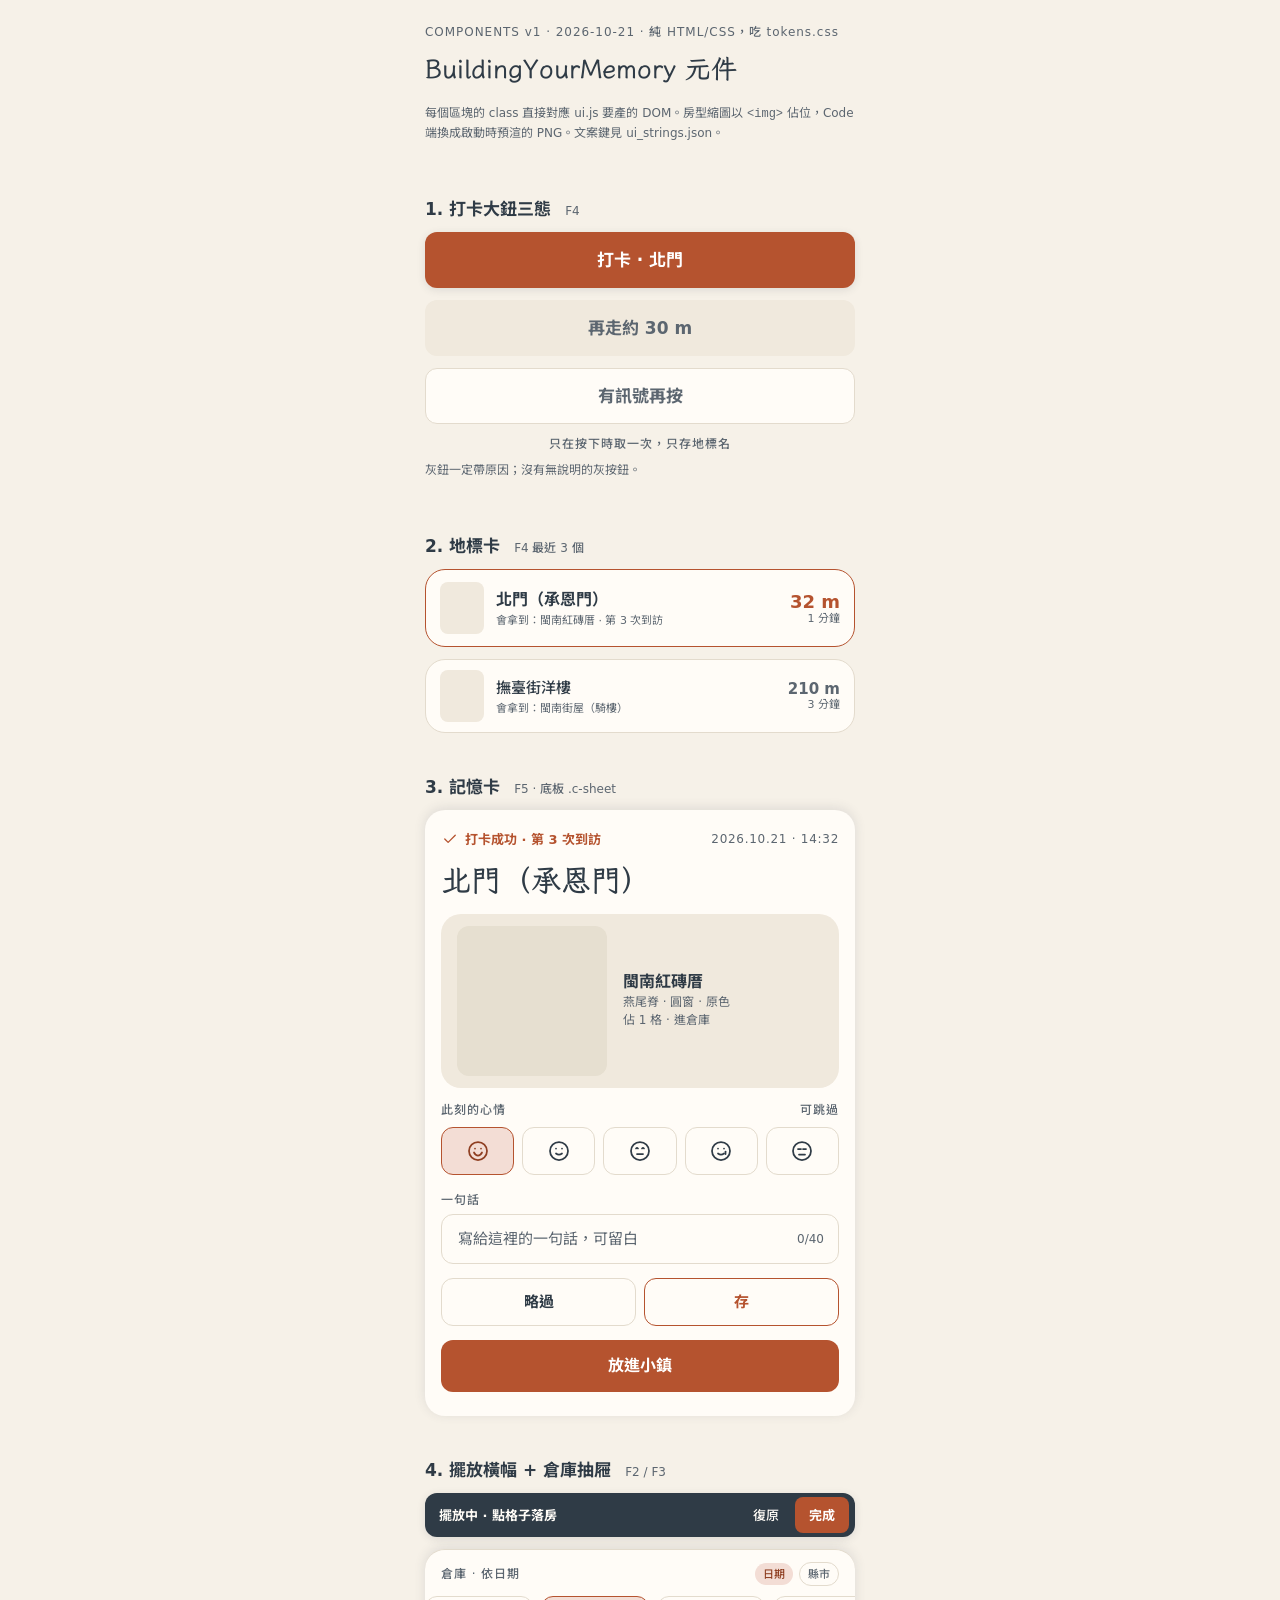
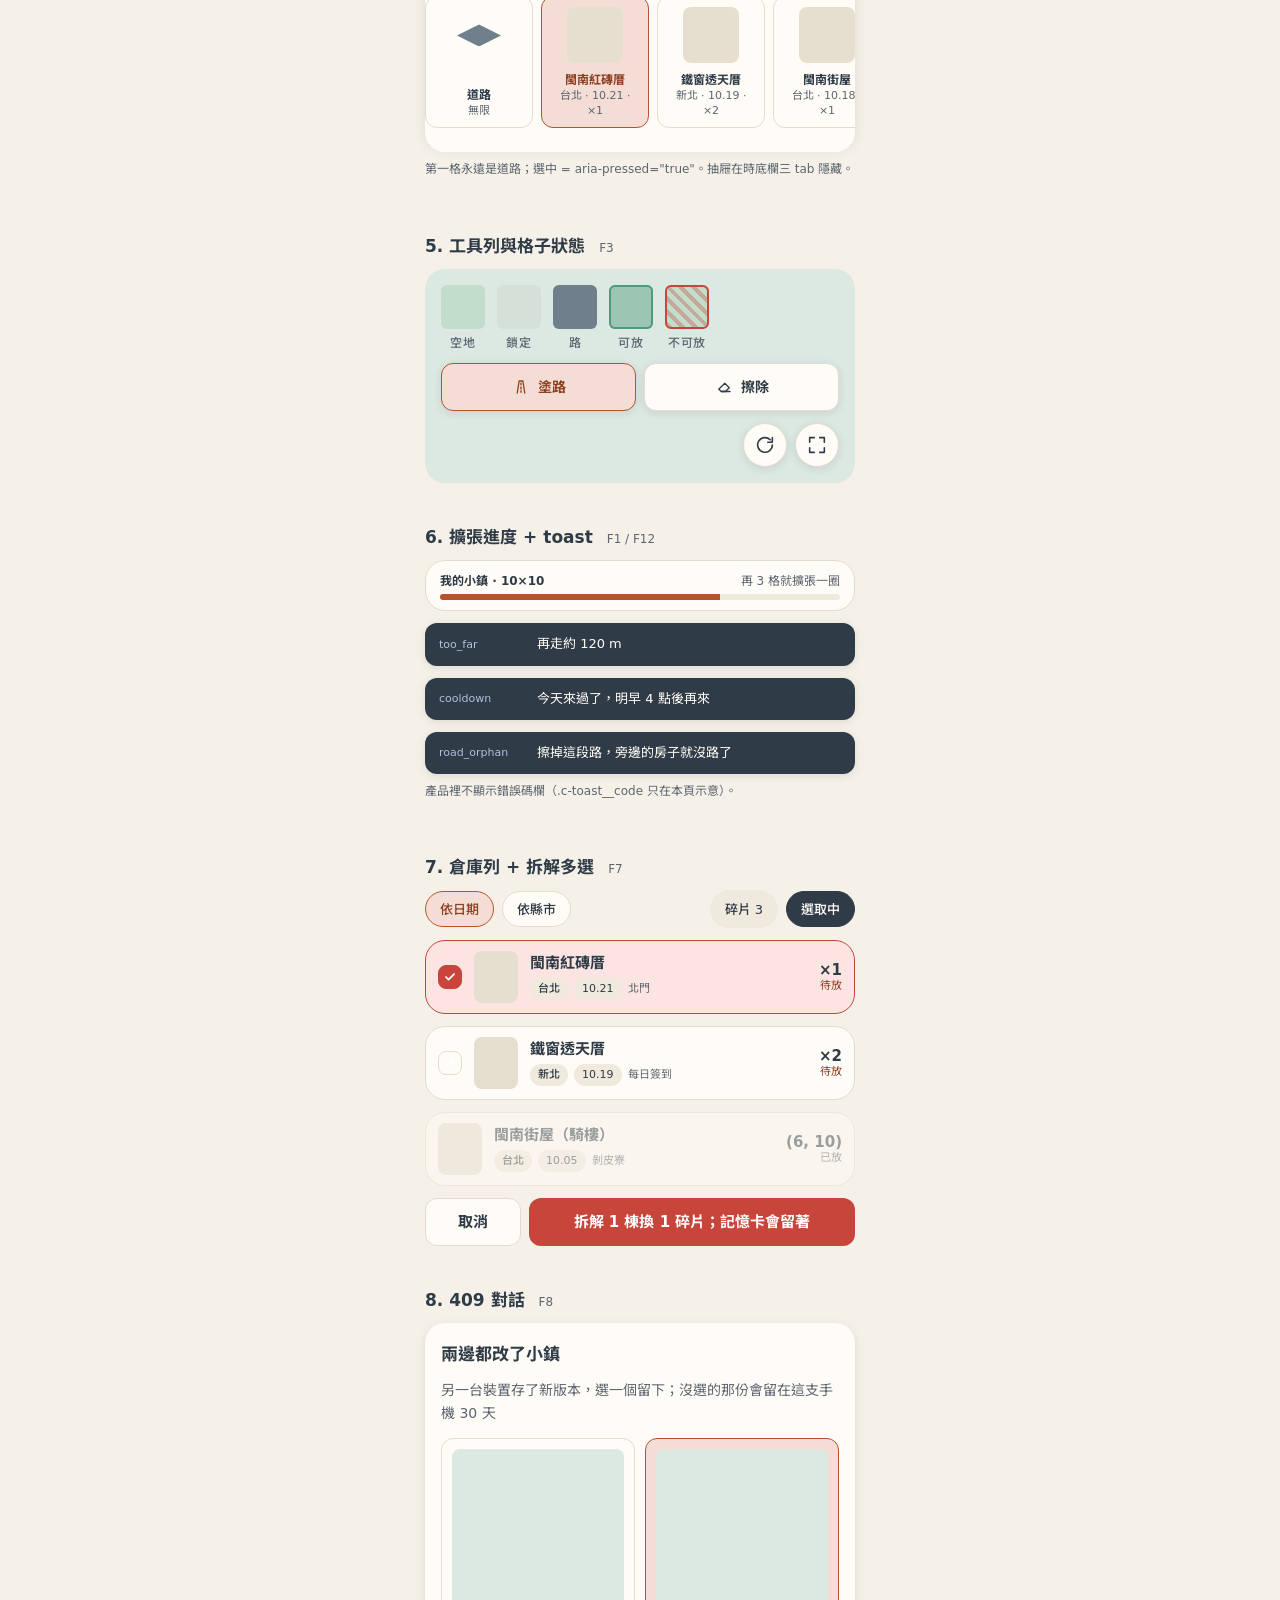
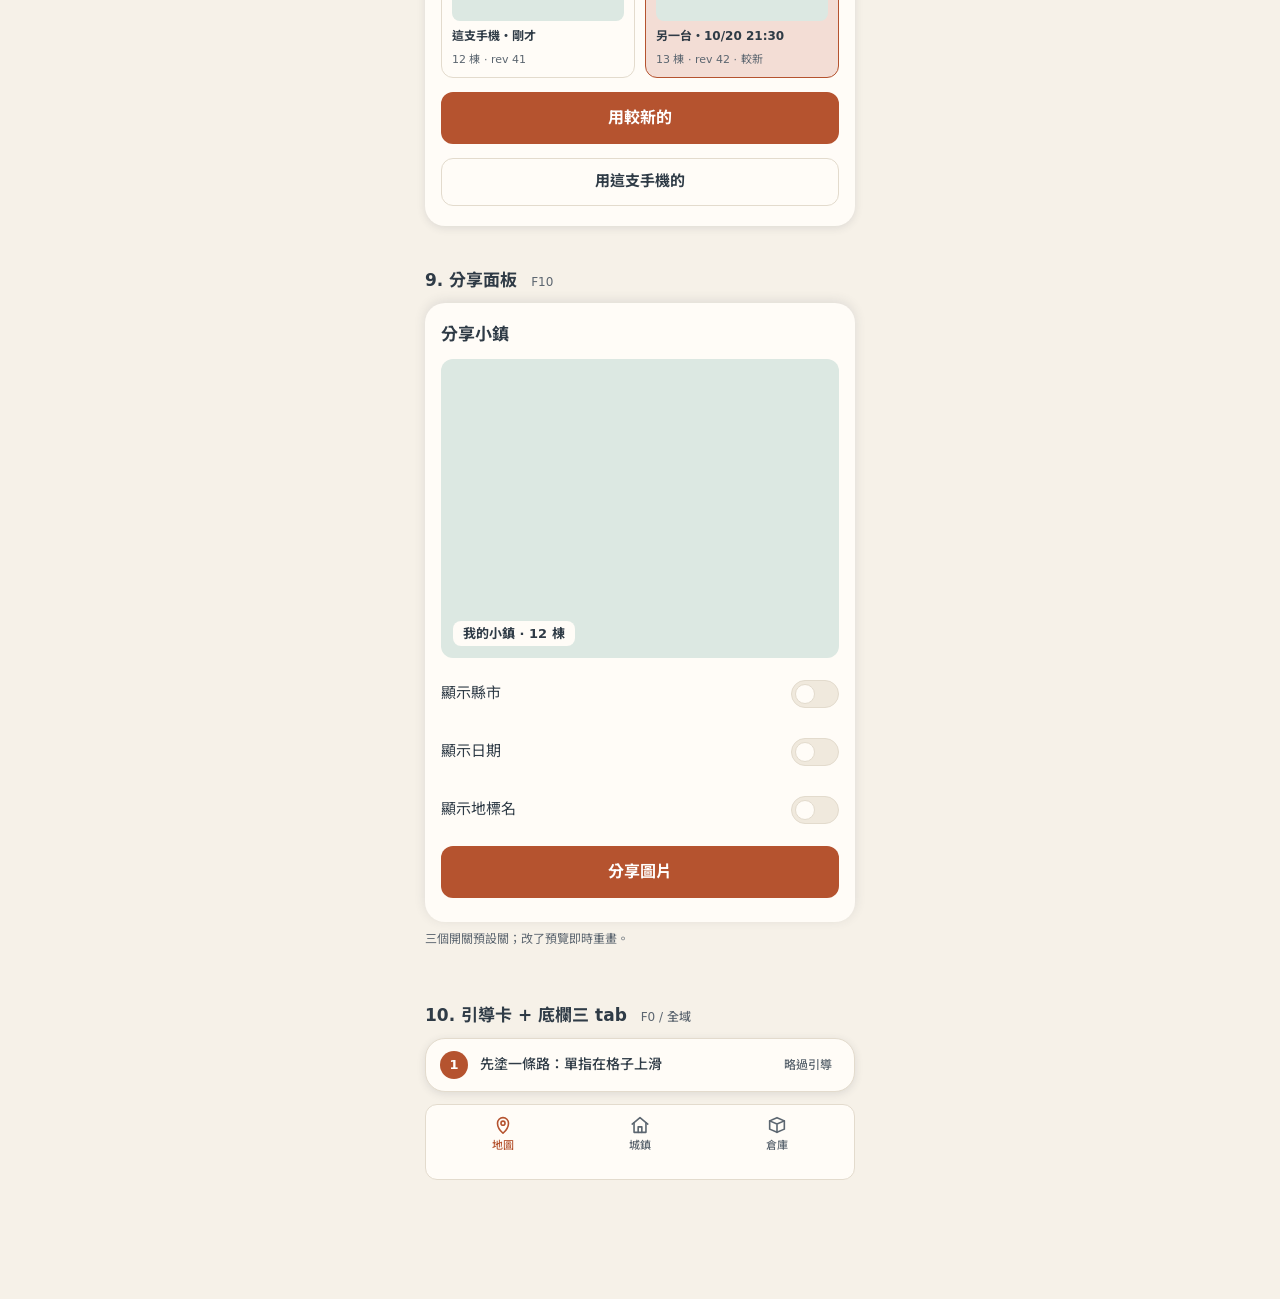
<file: design/components.html>
<!doctype html>
<html lang="zh-Hant-TW">
<head>
<meta charset="utf-8">
<meta name="viewport" content="width=device-width, initial-scale=1, viewport-fit=cover">
<title>BuildingYourMemory · components v1</title>
<link rel="stylesheet" href="https://fonts.googleapis.com/css2?family=LXGW+WenKai+TC:wght@400;700&family=Noto+Sans+TC:wght@400;500;700&display=swap">
<link rel="stylesheet" href="./tokens.css">
<style>
/* ===== 本檔只放元件 class；顏色與尺寸一律取 tokens.css 變數。Code 直接複製 .c-* 區塊即可。===== */

/* 展示用外框（不屬於產品） */
.demo { max-width: 430px; margin: 0 auto; padding: var(--space-6) var(--page-x) 120px; display: flex; flex-direction: column; gap: 40px; }
.demo h2 { margin: 0 0 var(--space-3); font-size: var(--fs-title); }
.demo h2 small { font-weight: 500; font-size: var(--fs-label); color: var(--ink-2); margin-left: 8px; }
.demo-note { font-size: var(--fs-label); color: var(--ink-2); line-height: 1.6; margin-top: var(--space-2); }
.demo-scene { background: #DCE8E2; border-radius: var(--radius-lg); padding: var(--space-4); position: relative; }
.stack { display: flex; flex-direction: column; gap: var(--space-3); }
.row { display: flex; gap: var(--space-2); align-items: center; flex-wrap: wrap; }

/* ---------- 按鈕 ---------- */
.c-btn { display: inline-flex; align-items: center; justify-content: center; gap: 8px; width: 100%; height: var(--btn-h); padding: 0 16px; border: 0; border-radius: var(--radius); font: 700 16px/1 var(--font); cursor: pointer; text-decoration: none; }
.c-btn--primary { background: var(--accent); color: var(--accent-ink); }
.c-btn--primary:active { background: var(--accent-press); }
.c-btn--primary:disabled { background: var(--surface-2); color: var(--ink-2); cursor: default; }
.c-btn--secondary { height: var(--btn-h-sm); background: var(--surface); color: var(--accent); border: 1.5px solid var(--accent); font-size: 15px; }
.c-btn--ghost { height: var(--btn-h-sm); background: var(--surface); color: var(--ink); border: 1px solid var(--line); font-size: 15px; }
.c-btn--danger { background: var(--danger); color: #fff; }
.c-btn--danger:disabled { background: var(--surface-2); color: var(--ink-2); }
.c-btn--outline-muted { background: var(--surface); color: var(--ink-2); border: 1px solid var(--line); }
.c-btn--big { height: 56px; font-size: 17px; }
.c-btn--float { box-shadow: var(--shadow); }
.c-iconbtn { width: var(--touch-min); height: var(--touch-min); display: inline-flex; align-items: center; justify-content: center; border-radius: var(--radius-pill); border: 1px solid var(--line); background: var(--surface); color: var(--ink); cursor: pointer; }
.c-iconbtn--float { box-shadow: var(--shadow); }
.c-icon { width: 22px; height: 22px; fill: none; stroke: currentColor; stroke-width: 1.75; stroke-linecap: round; stroke-linejoin: round; }
.c-icon--s { width: 18px; height: 18px; }

/* ---------- chips ---------- */
.c-chip { display: inline-flex; align-items: center; height: 36px; padding: 0 14px; border-radius: var(--radius-pill); border: 1px solid var(--line); background: var(--surface); color: var(--ink); font: 500 13px/1 var(--font); cursor: pointer; }
.c-chip[aria-pressed="true"] { background: var(--accent-tint); border: 1.5px solid var(--accent); color: var(--accent-press); }
.c-tag { display: inline-flex; align-items: center; height: 22px; padding: 0 8px; border-radius: var(--radius-pill); background: var(--surface-2); color: var(--ink); font: 500 11px/1 var(--font); }
.c-tag--accent { background: var(--accent-tint); color: var(--accent-press); }

/* ---------- 卡片 / 底板 / 橫幅 / toast ---------- */
.c-card { background: var(--surface); border: 1px solid var(--line); border-radius: var(--radius-lg); padding: var(--space-4); }
.c-card--hot { border: 1.5px solid var(--accent); }
.c-sheet { background: var(--surface); border-radius: var(--radius-lg) var(--radius-lg) 0 0; box-shadow: var(--shadow-sheet); padding: 20px var(--page-x) 24px; display: flex; flex-direction: column; gap: 14px; }
.c-banner { display: flex; align-items: center; justify-content: space-between; height: 44px; padding: 0 6px 0 14px; border-radius: var(--radius); background: var(--ink); color: var(--surface); box-shadow: var(--shadow); }
.c-banner__title { font: 700 13px/1 var(--font); }
.c-banner__btn { height: 36px; padding: 0 12px; border: 0; border-radius: 8px; background: transparent; color: var(--surface); font: 500 13px/1 var(--font); cursor: pointer; }
.c-banner__btn--primary { background: var(--accent); color: var(--accent-ink); font-weight: 700; padding: 0 14px; }
.c-toast { display: flex; align-items: center; gap: 10px; padding: 12px 14px; border-radius: var(--radius); background: var(--ink); color: var(--surface); font: 400 13px/1.4 var(--font); box-shadow: var(--shadow); }
.c-toast__code { font: 500 11px/1 var(--font); color: #AFC0E0; width: 88px; flex: 0 0 auto; }
.c-label { font: 500 var(--fs-label)/var(--lh-label) var(--font); letter-spacing: var(--ls-label); color: var(--ink-2); }
.c-progress { height: 6px; border-radius: var(--radius-pill); background: var(--surface-2); overflow: hidden; }
.c-progress > span { display: block; height: 100%; background: var(--accent); }

/* ---------- 底欄三 tab ---------- */
.c-tabbar { display: grid; grid-template-columns: repeat(3, minmax(0, 1fr)); border-top: 1px solid var(--line); background: var(--surface); padding: 6px 8px 24px; }
.c-tab { display: flex; flex-direction: column; align-items: center; justify-content: center; gap: 4px; min-height: var(--touch-min); text-decoration: none; color: var(--ink-2); font: 500 11px/1 var(--font); }
.c-tab[aria-current="page"] { color: var(--accent); }

/* ---------- 擺放態倉庫抽屜 ---------- */
.c-drawer { background: var(--surface); border-top: 1px solid var(--line); box-shadow: var(--shadow-sheet); padding: 12px 0 20px; display: flex; flex-direction: column; gap: 10px; }
.c-drawer__head { display: flex; justify-content: space-between; align-items: center; padding: 0 var(--page-x); }
.c-drawer__scroll { display: flex; gap: 8px; overflow-x: auto; padding: 0 var(--page-x) 4px; scroll-snap-type: x proximity; -webkit-overflow-scrolling: touch; }
.c-drawer__scroll::-webkit-scrollbar { display: none; }
.c-slot { flex: 0 0 auto; width: 108px; height: 132px; display: flex; flex-direction: column; align-items: center; justify-content: space-between; padding: 10px 8px; box-sizing: border-box; border-radius: var(--radius); border: 1px solid var(--line); background: var(--surface); color: var(--ink); font-family: var(--font); cursor: pointer; scroll-snap-align: start; }
.c-slot[aria-pressed="true"] { background: var(--accent-tint); border: 1.5px solid var(--accent); color: var(--accent-press); }
.c-slot__img { width: 56px; height: 56px; object-fit: contain; }
.c-slot__name { font: 700 12px/1.2 var(--font); text-align: center; }
.c-slot__meta { font: 400 11px/1.2 var(--font); color: var(--ink-2); }

/* ---------- 倉庫列 ---------- */
.c-stockrow { display: flex; align-items: center; gap: 12px; width: 100%; min-height: 72px; padding: 10px 12px; box-sizing: border-box; text-align: left; border-radius: var(--radius-lg); border: 1px solid var(--line); background: var(--surface); color: var(--ink); font-family: var(--font); cursor: pointer; }
.c-stockrow[aria-pressed="true"] { border: 1.5px solid var(--danger); background: var(--danger-tint); }
.c-stockrow--placed { opacity: 1; }
.c-stockrow.is-dim { opacity: .45; }
.c-stockrow__img { width: 44px; height: 52px; object-fit: contain; flex: 0 0 auto; }
.c-stockrow__body { display: flex; flex-direction: column; gap: 4px; flex: 1 1 0; min-width: 0; }
.c-stockrow__name { font: 700 15px/1.3 var(--font); }
.c-stockrow__tags { display: flex; gap: 6px; flex-wrap: wrap; align-items: center; }
.c-stockrow__right { display: flex; flex-direction: column; align-items: flex-end; gap: 2px; flex: 0 0 auto; }
.c-stockrow__qty { font: 700 15px/1 var(--font); font-variant-numeric: tabular-nums; }
.c-stockrow__state { font: 400 11px/1 var(--font); color: var(--ink-2); }
.c-stockrow__state--stock { color: var(--accent-press); }
.c-check { width: 24px; height: 24px; border-radius: 8px; box-sizing: border-box; border: 1.5px solid var(--line); background: var(--surface); display: inline-flex; align-items: center; justify-content: center; flex: 0 0 auto; }
.c-check[aria-checked="true"] { background: var(--danger); border-color: var(--danger); }
.c-check svg { width: 14px; height: 14px; stroke: #fff; stroke-width: 3; fill: none; stroke-linecap: round; stroke-linejoin: round; }

/* ---------- 格子狀態（DOM 示意；three 端用同色） ---------- */
.c-cell { width: 44px; height: 44px; border-radius: 6px; box-sizing: border-box; }
.c-cell--empty { background: #C3DDCC; }
.c-cell--locked { background: #D5E0D9; }
.c-cell--road { background: #6F7F8C; }
.c-cell--ghost-ok { background: #C3DDCC; box-shadow: inset 0 0 0 2px var(--ok); background-color: rgba(79,154,122,.45); }
.c-cell--ghost-bad { border: 2px solid var(--danger); background: repeating-linear-gradient(45deg, rgba(199,69,59,.35) 0 4px, rgba(199,69,59,0) 4px 9px), #C3DDCC; }

/* ---------- 記憶卡 ---------- */
.c-memory__top { display: flex; justify-content: space-between; align-items: center; }
.c-memory__ok { display: flex; align-items: center; gap: 6px; color: var(--accent); font: 700 13px/1 var(--font); }
.c-memory__date { font: 500 12px/1 var(--font); letter-spacing: .06em; color: var(--ink-2); }
.c-memory__name { margin: 0; font: 700 var(--fs-display)/var(--lh-display) var(--font-display); color: var(--ink); }
.c-memory__preview { display: flex; align-items: center; gap: 16px; padding: 12px 16px; border-radius: var(--radius-lg); background: var(--surface-2); }
.c-memory__preview img { width: 150px; height: 150px; object-fit: contain; flex: 0 0 auto; }
.c-memory__house { font: 700 16px/1.3 var(--font); }
.c-memory__sub { font: 400 12px/1.5 var(--font); color: var(--ink-2); }
.c-moods { display: grid; grid-template-columns: repeat(5, minmax(0, 1fr)); gap: 8px; }
.c-mood { height: 48px; border-radius: var(--radius); border: 1px solid var(--line); background: var(--surface); color: var(--ink); display: flex; align-items: center; justify-content: center; cursor: pointer; }
.c-mood[aria-pressed="true"] { border: 1.5px solid var(--accent); background: var(--accent-tint); color: var(--accent-press); }
.c-mood svg { width: 24px; height: 24px; }
.c-input { display: flex; align-items: center; gap: 8px; height: 48px; padding: 0 14px; border-radius: var(--radius); border: 1px solid var(--line); background: var(--surface); }
.c-input input { flex: 1 1 0; min-width: 0; border: 0; outline: none; background: transparent; font: 400 15px/1 var(--font); color: var(--ink); }
.c-input input::placeholder { color: var(--ink-2); }
.c-input:focus-within { border-color: var(--accent); }
.c-input__count { font: 400 12px/1 var(--font); font-variant-numeric: tabular-nums; color: var(--ink-2); }
.c-memory__pair { display: grid; grid-template-columns: 1fr 1fr; gap: 8px; }

/* ---------- 409 對話 ---------- */
.c-dialog { background: var(--surface); border-radius: var(--radius-lg); padding: 20px var(--page-x); display: flex; flex-direction: column; gap: 14px; box-shadow: var(--shadow); }
.c-dialog__title { margin: 0; font: 700 var(--fs-title)/var(--lh-title) var(--font); }
.c-dialog__body { font: 400 14px/1.6 var(--font); color: var(--ink-2); }
.c-conflict { display: grid; grid-template-columns: 1fr 1fr; gap: 10px; }
.c-conflict__opt { display: flex; flex-direction: column; gap: 8px; padding: 10px; border-radius: var(--radius); border: 1px solid var(--line); background: var(--surface); cursor: pointer; text-align: left; font-family: var(--font); color: var(--ink); }
.c-conflict__opt[aria-pressed="true"] { border: 1.5px solid var(--accent); background: var(--accent-tint); }
.c-conflict__thumb { width: 100%; aspect-ratio: 1 / 1; border-radius: 8px; background: #DCE8E2; display: block; }
.c-conflict__label { font: 700 12px/1.3 var(--font); }
.c-conflict__time { font: 400 11px/1.3 var(--font); color: var(--ink-2); }

/* ---------- 分享面板 ---------- */
.c-share__preview { aspect-ratio: 4 / 3; border-radius: var(--radius); background: #DCE8E2; display: flex; align-items: flex-end; padding: 12px; box-sizing: border-box; }
.c-share__caption { font: 700 13px/1 var(--font); color: var(--ink); background: var(--surface); padding: 6px 10px; border-radius: 8px; }
.c-switchrow { display: flex; align-items: center; justify-content: space-between; min-height: var(--touch-min); }
.c-switchrow label { font: 400 15px/1 var(--font); }
.c-switch { position: relative; width: 48px; height: 28px; border-radius: 999px; background: var(--surface-2); border: 1px solid var(--line); appearance: none; cursor: pointer; margin: 0; }
.c-switch::after { content: ""; position: absolute; left: 3px; top: 3px; width: 20px; height: 20px; border-radius: 50%; background: var(--surface); border: 1px solid var(--line); box-sizing: border-box; transition: transform var(--t-snap) var(--ease); }
.c-switch:checked { background: var(--accent); border-color: var(--accent); }
.c-switch:checked::after { transform: translateX(20px); border-color: var(--accent); }

/* ---------- 引導卡 ---------- */
.c-guide { display: flex; align-items: center; gap: 12px; padding: 12px 14px; border-radius: var(--radius-lg); background: var(--surface); border: 1px solid var(--line); box-shadow: var(--shadow); }
.c-guide__step { width: 28px; height: 28px; border-radius: 50%; background: var(--accent); color: #fff; display: inline-flex; align-items: center; justify-content: center; font: 700 13px/1 var(--font); flex: 0 0 auto; }
.c-guide__text { flex: 1 1 0; font: 500 14px/1.4 var(--font); }
.c-guide__skip { border: 0; background: transparent; color: var(--ink-2); font: 500 12px/1 var(--font); padding: 8px; cursor: pointer; }
</style>
</head>
<body>
<main class="demo">

  <header class="stack">
    <div class="c-label">COMPONENTS v1 · 2026-10-21 · 純 HTML/CSS，吃 tokens.css</div>
    <h1 style="margin:0;font:700 var(--fs-h1)/var(--lh-h1) var(--font-display)">BuildingYourMemory 元件</h1>
    <p class="demo-note">每個區塊的 class 直接對應 ui.js 要產的 DOM。房型縮圖以 <code>&lt;img&gt;</code> 佔位，Code 端換成啟動時預渲的 PNG。文案鍵見 ui_strings.json。</p>
  </header>

  <section>
    <h2>1. 打卡大鈕三態 <small>F4</small></h2>
    <div class="stack">
      <button class="c-btn c-btn--primary c-btn--big c-btn--float">打卡 · 北門</button>
      <button class="c-btn c-btn--primary c-btn--big" disabled>再走約 30 m</button>
      <button class="c-btn c-btn--outline-muted c-btn--big" disabled>有訊號再按</button>
      <div class="c-label" style="text-align:center">只在按下時取一次，只存地標名</div>
    </div>
    <p class="demo-note">灰鈕一定帶原因；沒有無說明的灰按鈕。</p>
  </section>

  <section>
    <h2>2. 地標卡 <small>F4 最近 3 個</small></h2>
    <div class="stack">
      <div class="c-card c-card--hot" style="display:flex;align-items:center;gap:12px;padding:12px 14px">
        <img class="c-stockrow__img" alt="" src="data:image/svg+xml;utf8,<svg xmlns='http://www.w3.org/2000/svg' width='44' height='52'></svg>" style="background:#F0E9DD;border-radius:8px">
        <div class="c-stockrow__body"><div class="c-stockrow__name" style="font-size:16px">北門（承恩門）</div><div class="c-stockrow__state">會拿到：閩南紅磚厝 · 第 3 次到訪</div></div>
        <div class="c-stockrow__right"><div class="c-stockrow__qty" style="font-size:18px;color:var(--accent)">32 m</div><div class="c-stockrow__state">1 分鐘</div></div>
      </div>
      <div class="c-card" style="display:flex;align-items:center;gap:12px;padding:10px 14px">
        <img class="c-stockrow__img" alt="" src="data:image/svg+xml;utf8,<svg xmlns='http://www.w3.org/2000/svg' width='44' height='52'></svg>" style="background:#F0E9DD;border-radius:8px">
        <div class="c-stockrow__body"><div class="c-stockrow__name" style="font-weight:500">撫臺街洋樓</div><div class="c-stockrow__state">會拿到：閩南街屋（騎樓）</div></div>
        <div class="c-stockrow__right"><div class="c-stockrow__qty" style="color:var(--ink-2)">210 m</div><div class="c-stockrow__state">3 分鐘</div></div>
      </div>
    </div>
  </section>

  <section>
    <h2>3. 記憶卡 <small>F5 · 底板 .c-sheet</small></h2>
    <div class="c-sheet" style="border-radius:var(--radius-lg)">
      <div class="c-memory__top">
        <div class="c-memory__ok"><svg class="c-icon c-icon--s" viewBox="0 0 24 24"><path d="m5 12 4.5 4.5L19 7"/></svg><span>打卡成功 · 第 3 次到訪</span></div>
        <div class="c-memory__date">2026.10.21 · 14:32</div>
      </div>
      <h3 class="c-memory__name">北門（承恩門）</h3>
      <div class="c-memory__preview">
        <img alt="閩南紅磚厝 預覽" src="data:image/svg+xml;utf8,<svg xmlns='http://www.w3.org/2000/svg' width='150' height='150'></svg>" style="background:#E6DFD0;border-radius:12px">
        <div><div class="c-memory__house">閩南紅磚厝</div><div class="c-memory__sub">燕尾脊 · 圓窗 · 原色</div><div class="c-memory__sub">佔 1 格 · 進倉庫</div></div>
      </div>
      <div>
        <div class="c-label" style="display:flex;justify-content:space-between"><span>此刻的心情</span><span>可跳過</span></div>
        <div class="c-moods" style="margin-top:8px">
          <button class="c-mood" aria-label="開心" aria-pressed="true"><svg class="c-icon" viewBox="0 0 24 24"><circle cx="12" cy="12" r="9"/><path d="M8 13.5c1 2 2.5 3 4 3s3-1 4-3"/><path d="M9 9.5h.01M15 9.5h.01"/></svg></button>
          <button class="c-mood" aria-label="平靜" aria-pressed="false"><svg class="c-icon" viewBox="0 0 24 24"><circle cx="12" cy="12" r="9"/><path d="M9 14.5c1 .8 2 1.2 3 1.2s2-.4 3-1.2"/><path d="M9 9.5h.01M15 9.5h.01"/></svg></button>
          <button class="c-mood" aria-label="懷念" aria-pressed="false"><svg class="c-icon" viewBox="0 0 24 24"><circle cx="12" cy="12" r="9"/><path d="M9 15h6"/><path d="M8 9.5c.6-.6 1.4-.6 2 0M14 9.5c.6-.6 1.4-.6 2 0"/></svg></button>
          <button class="c-mood" aria-label="感動" aria-pressed="false"><svg class="c-icon" viewBox="0 0 24 24"><circle cx="12" cy="12" r="9"/><path d="M9 14.5c1 .8 2 1.2 3 1.2s2-.4 3-1.2"/><path d="M9 9.5h.01M15 9.5h.01"/><path d="M16.5 12.5v2.5"/></svg></button>
          <button class="c-mood" aria-label="累" aria-pressed="false"><svg class="c-icon" viewBox="0 0 24 24"><circle cx="12" cy="12" r="9"/><path d="M9 15.5h6"/><path d="M8 10h3M13 10h3"/></svg></button>
        </div>
      </div>
      <div>
        <label class="c-label" for="note">一句話</label>
        <div class="c-input" style="margin-top:6px"><input id="note" type="text" maxlength="40" placeholder="寫給這裡的一句話，可留白"><span class="c-input__count">0/40</span></div>
      </div>
      <div class="c-memory__pair">
        <button class="c-btn c-btn--ghost">略過</button>
        <button class="c-btn c-btn--secondary">存</button>
      </div>
      <button class="c-btn c-btn--primary">放進小鎮</button>
    </div>
  </section>

  <section>
    <h2>4. 擺放橫幅 + 倉庫抽屜 <small>F2 / F3</small></h2>
    <div class="stack">
      <div class="c-banner"><span class="c-banner__title">擺放中 · 點格子落房</span><div class="row" style="gap:4px"><button class="c-banner__btn">復原</button><button class="c-banner__btn c-banner__btn--primary">完成</button></div></div>
      <div class="c-drawer" style="border-radius:var(--radius-lg)">
        <div class="c-drawer__head"><span class="c-label">倉庫 · 依日期</span><div class="row" style="gap:6px"><span class="c-tag c-tag--accent">日期</span><span class="c-tag" style="background:transparent;border:1px solid var(--line);color:var(--ink-2)">縣市</span></div></div>
        <div class="c-drawer__scroll">
          <button class="c-slot" aria-pressed="false"><span class="c-slot__img" style="display:flex;align-items:center;justify-content:center"><span style="width:44px;height:22px;background:#6F7F8C;clip-path:polygon(50% 0,100% 50%,50% 100%,0 50%)"></span></span><span><span class="c-slot__name">道路</span><br><span class="c-slot__meta">無限</span></span></button>
          <button class="c-slot" aria-pressed="true"><img class="c-slot__img" alt="" src="data:image/svg+xml;utf8,<svg xmlns='http://www.w3.org/2000/svg' width='56' height='56'></svg>" style="background:#E6DFD0;border-radius:8px"><span><span class="c-slot__name">閩南紅磚厝</span><br><span class="c-slot__meta">台北 · 10.21 · ×1</span></span></button>
          <button class="c-slot" aria-pressed="false"><img class="c-slot__img" alt="" src="data:image/svg+xml;utf8,<svg xmlns='http://www.w3.org/2000/svg' width='56' height='56'></svg>" style="background:#E6DFD0;border-radius:8px"><span><span class="c-slot__name">鐵窗透天厝</span><br><span class="c-slot__meta">新北 · 10.19 · ×2</span></span></button>
          <button class="c-slot" aria-pressed="false"><img class="c-slot__img" alt="" src="data:image/svg+xml;utf8,<svg xmlns='http://www.w3.org/2000/svg' width='56' height='56'></svg>" style="background:#E6DFD0;border-radius:8px"><span><span class="c-slot__name">閩南街屋</span><br><span class="c-slot__meta">台北 · 10.18 · ×1</span></span></button>
        </div>
      </div>
    </div>
    <p class="demo-note">第一格永遠是道路；選中 = aria-pressed="true"。抽屜在時底欄三 tab 隱藏。</p>
  </section>

  <section>
    <h2>5. 工具列與格子狀態 <small>F3</small></h2>
    <div class="demo-scene stack">
      <div class="row" style="gap:12px">
        <div class="stack" style="align-items:center;gap:6px"><div class="c-cell c-cell--empty"></div><span class="c-label">空地</span></div>
        <div class="stack" style="align-items:center;gap:6px"><div class="c-cell c-cell--locked"></div><span class="c-label">鎖定</span></div>
        <div class="stack" style="align-items:center;gap:6px"><div class="c-cell c-cell--road"></div><span class="c-label">路</span></div>
        <div class="stack" style="align-items:center;gap:6px"><div class="c-cell c-cell--ghost-ok"></div><span class="c-label">可放</span></div>
        <div class="stack" style="align-items:center;gap:6px"><div class="c-cell c-cell--ghost-bad"></div><span class="c-label">不可放</span></div>
      </div>
      <div class="row" style="flex-wrap:nowrap">
        <button class="c-btn c-btn--float" style="height:48px;font-size:14px;background:var(--accent-tint);border:1.5px solid var(--accent);color:var(--accent-press)" aria-pressed="true"><svg class="c-icon c-icon--s" viewBox="0 0 24 24"><path d="M7 20 9.5 4h5L17 20"/><path d="M12 7v2M12 12v2.5M12 17v2"/></svg>塗路</button>
        <button class="c-btn c-btn--ghost c-btn--float" style="font-size:14px" aria-pressed="false"><svg class="c-icon c-icon--s" viewBox="0 0 24 24"><path d="m5 15 8-8 6 6-5 5H8.5z"/><path d="M8.5 18H20"/></svg>擦除</button>
      </div>
      <div class="row" style="justify-content:flex-end">
        <button class="c-iconbtn c-iconbtn--float" aria-label="轉到下一個方向"><svg class="c-icon" viewBox="0 0 24 24"><path d="M20 12a8 8 0 1 1-2.3-5.7"/><path d="M20 4v5h-5"/></svg></button>
        <button class="c-iconbtn c-iconbtn--float" aria-label="看全鎮"><svg class="c-icon" viewBox="0 0 24 24"><path d="M4 9V4h5M15 4h5v5M20 15v5h-5M9 20H4v-5"/></svg></button>
      </div>
    </div>
  </section>

  <section>
    <h2>6. 擴張進度 + toast <small>F1 / F12</small></h2>
    <div class="stack">
      <div class="c-card" style="padding:10px 14px;display:flex;flex-direction:column;gap:6px">
        <div style="display:flex;justify-content:space-between;font-size:12px"><span style="font-weight:700">我的小鎮 · 10×10</span><span style="color:var(--ink-2)">再 3 格就擴張一圈</span></div>
        <div class="c-progress"><span style="width:70%"></span></div>
      </div>
      <div class="c-toast"><span class="c-toast__code">too_far</span><span>再走約 120 m</span></div>
      <div class="c-toast"><span class="c-toast__code">cooldown</span><span>今天來過了，明早 4 點後再來</span></div>
      <div class="c-toast"><span class="c-toast__code">road_orphan</span><span>擦掉這段路，旁邊的房子就沒路了</span></div>
    </div>
    <p class="demo-note">產品裡不顯示錯誤碼欄（.c-toast__code 只在本頁示意）。</p>
  </section>

  <section>
    <h2>7. 倉庫列 + 拆解多選 <small>F7</small></h2>
    <div class="stack">
      <div class="row"><button class="c-chip" aria-pressed="true">依日期</button><button class="c-chip" aria-pressed="false">依縣市</button><span style="flex:1"></span><span class="c-chip" style="background:var(--surface-2);border-color:transparent">碎片 3</span><button class="c-chip" style="background:var(--ink);color:var(--surface);border-color:var(--ink)">選取中</button></div>
      <button class="c-stockrow" aria-pressed="true"><span class="c-check" role="checkbox" aria-checked="true"><svg viewBox="0 0 24 24"><path d="m5 12 4.5 4.5L19 7"/></svg></span><img class="c-stockrow__img" alt="" src="data:image/svg+xml;utf8,<svg xmlns='http://www.w3.org/2000/svg' width='44' height='52'></svg>" style="background:#E6DFD0;border-radius:8px"><span class="c-stockrow__body"><span class="c-stockrow__name">閩南紅磚厝</span><span class="c-stockrow__tags"><span class="c-tag">台北</span><span class="c-tag">10.21</span><span class="c-stockrow__state">北門</span></span></span><span class="c-stockrow__right"><span class="c-stockrow__qty">×1</span><span class="c-stockrow__state c-stockrow__state--stock">待放</span></span></button>
      <button class="c-stockrow" aria-pressed="false"><span class="c-check" role="checkbox" aria-checked="false"><svg viewBox="0 0 24 24"><path d="m5 12 4.5 4.5L19 7"/></svg></span><img class="c-stockrow__img" alt="" src="data:image/svg+xml;utf8,<svg xmlns='http://www.w3.org/2000/svg' width='44' height='52'></svg>" style="background:#E6DFD0;border-radius:8px"><span class="c-stockrow__body"><span class="c-stockrow__name">鐵窗透天厝</span><span class="c-stockrow__tags"><span class="c-tag">新北</span><span class="c-tag">10.19</span><span class="c-stockrow__state">每日簽到</span></span></span><span class="c-stockrow__right"><span class="c-stockrow__qty">×2</span><span class="c-stockrow__state c-stockrow__state--stock">待放</span></span></button>
      <button class="c-stockrow is-dim"><img class="c-stockrow__img" alt="" src="data:image/svg+xml;utf8,<svg xmlns='http://www.w3.org/2000/svg' width='44' height='52'></svg>" style="background:#E6DFD0;border-radius:8px"><span class="c-stockrow__body"><span class="c-stockrow__name">閩南街屋（騎樓）</span><span class="c-stockrow__tags"><span class="c-tag">台北</span><span class="c-tag">10.05</span><span class="c-stockrow__state">剝皮寮</span></span></span><span class="c-stockrow__right"><span class="c-stockrow__qty">(6, 10)</span><span class="c-stockrow__state">已放</span></span></button>
      <div class="row" style="flex-wrap:nowrap"><button class="c-btn c-btn--ghost" style="flex:0 0 96px">取消</button><button class="c-btn c-btn--danger" style="height:48px;font-size:15px">拆解 1 棟換 1 碎片；記憶卡會留著</button></div>
    </div>
  </section>

  <section>
    <h2>8. 409 對話 <small>F8</small></h2>
    <div class="c-dialog">
      <h3 class="c-dialog__title">兩邊都改了小鎮</h3>
      <div class="c-dialog__body">另一台裝置存了新版本，選一個留下；沒選的那份會留在這支手機 30 天</div>
      <div class="c-conflict">
        <button class="c-conflict__opt" aria-pressed="false"><canvas class="c-conflict__thumb" width="160" height="160" aria-label="這支手機的小鎮縮圖"></canvas><span class="c-conflict__label">這支手機・剛才</span><span class="c-conflict__time">12 棟 · rev 41</span></button>
        <button class="c-conflict__opt" aria-pressed="true"><canvas class="c-conflict__thumb" width="160" height="160" aria-label="另一台裝置的小鎮縮圖"></canvas><span class="c-conflict__label">另一台・10/20 21:30</span><span class="c-conflict__time">13 棟 · rev 42 · 較新</span></button>
      </div>
      <button class="c-btn c-btn--primary">用較新的</button>
      <button class="c-btn c-btn--ghost">用這支手機的</button>
    </div>
  </section>

  <section>
    <h2>9. 分享面板 <small>F10</small></h2>
    <div class="c-sheet" style="border-radius:var(--radius-lg)">
      <h3 class="c-dialog__title">分享小鎮</h3>
      <div class="c-share__preview"><span class="c-share__caption">我的小鎮 · 12 棟</span></div>
      <div class="c-switchrow"><label for="s1">顯示縣市</label><input class="c-switch" id="s1" type="checkbox"></div>
      <div class="c-switchrow"><label for="s2">顯示日期</label><input class="c-switch" id="s2" type="checkbox"></div>
      <div class="c-switchrow"><label for="s3">顯示地標名</label><input class="c-switch" id="s3" type="checkbox"></div>
      <button class="c-btn c-btn--primary">分享圖片</button>
    </div>
    <p class="demo-note">三個開關預設關；改了預覽即時重畫。</p>
  </section>

  <section>
    <h2>10. 引導卡 + 底欄三 tab <small>F0 / 全域</small></h2>
    <div class="stack">
      <div class="c-guide"><span class="c-guide__step">1</span><span class="c-guide__text">先塗一條路：單指在格子上滑</span><button class="c-guide__skip">略過引導</button></div>
      <nav class="c-tabbar" aria-label="主分頁" style="border:1px solid var(--line);border-radius:var(--radius)">
        <a class="c-tab" href="#" aria-current="page"><svg class="c-icon" viewBox="0 0 24 24"><path d="M12 21s-6-5.3-6-11a6 6 0 0 1 12 0c0 5.7-6 11-6 11z"/><circle cx="12" cy="10" r="2.2"/></svg>地圖</a>
        <a class="c-tab" href="#"><svg class="c-icon" viewBox="0 0 24 24"><path d="M3.5 11 12 4l8.5 7"/><path d="M5.5 9.5V20h13V9.5"/><path d="M10 20v-6h4v6"/></svg>城鎮</a>
        <a class="c-tab" href="#"><svg class="c-icon" viewBox="0 0 24 24"><path d="M4 7.5 12 4l8 3.5v9L12 20l-8-3.5z"/><path d="M4 7.5 12 11l8-3.5M12 11v9"/></svg>倉庫</a>
      </nav>
    </div>
  </section>

</main>
</body>
</html>
</file>
<file: design/tokens.css>
/* BuildingYourMemory · design/tokens.css · v1（2026-10-21）
   來源：design/palette.seed.json → 畫布風格板定稿。
   與 seed 不同（★）：accent 加深到 #B5532F（白字 4.9:1）；surface 改暖白；ok 另給文字色。
   three 區塊見 palette.json；這裡只有 DOM 用的變數。 */

:root {
  /* 紙與層次 */
  --bg: #F6F1E8;
  --surface: #FFFCF7;        /* ★ seed #FFFFFF */
  --surface-2: #F0E9DD;
  --line: #E3DBCD;

  /* 墨 */
  --ink: #2F3B46;
  --ink-2: #5C6670;          /* 次文字，對 bg 5.2:1 */
  --ink-3: #8B949C;          /* 只做停用與裝飾，對 bg 2.7:1，不放文字 */

  /* 強調（只有一個） */
  --accent: #B5532F;         /* ★ seed #C9705B 配白字 4.4:1 不過線 */
  --accent-ink: #FFFFFF;
  --accent-press: #8F3F22;   /* ★ 按下 */
  --accent-tint: #F3DDD5;    /* ★ 選取底，配 --accent-press 文字 */
  --accent-soft: #C9705B;    /* seed 原值，只做填色與插圖 */

  /* 語意 */
  --ok: #4F9A7A;             /* 幽靈格、進度，不放文字 */
  --ok-ink: #2F7A5C;         /* ★ 綠字 4.6:1 */
  --warn: #D9A441;           /* 只做填色 */
  --danger: #C7453B;         /* 非法格框線、拆解；白字 4.8:1 */
  --danger-tint: #FBE4E2;

  /* 浮在 3D 場景上的面板 */
  --scrim: rgba(47, 59, 70, 0.35);
  --shadow: 0 2px 8px rgba(47, 59, 70, 0.12);
  --shadow-sheet: 0 -2px 12px rgba(47, 59, 70, 0.12);

  /* 字 */
  --font: system-ui, -apple-system, "Noto Sans TC", "PingFang TC", "Microsoft JhengHei", sans-serif;
  --font-display: "LXGW WenKai TC", "Noto Sans TC", serif;  /* 只用在記憶卡地標名、分頁大標 */
  --fs-display: 30px;  --lh-display: 1.25;
  --fs-h1: 26px;       --lh-h1: 1.2;
  --fs-title: 17px;    --lh-title: 1.3;
  --fs-body: 15px;     --lh-body: 1.6;
  --fs-label: 12px;    --lh-label: 1.4;   --ls-label: 0.08em;
  --fs-micro: 11px;
  --fs-num: 28px;      /* 距離、倒數，配 font-variant-numeric: tabular-nums */

  /* 間距與形狀 */
  --space-1: 4px;  --space-2: 8px;  --space-3: 12px;  --space-4: 16px;  --space-6: 24px;
  --page-x: 16px;
  --radius: 12px;      /* 控制 */
  --radius-lg: 20px;   /* 卡片、抽屜、底板 */
  --radius-pill: 999px;
  --touch-min: 44px;
  --btn-h: 52px;       /* 主按鈕 */
  --btn-h-sm: 48px;    /* 次按鈕、工具 */
  --tab-h: 84px;       /* 底欄含 home indicator 24px */
  --safe-top: 54px;    /* 不畫假狀態列，留給系統 */

  /* 動效（gestures.md §動效） */
  --t-snap: 120ms;     /* 幽靈吸附 */
  --t-drop: 240ms;     /* 落房 */
  --t-sheet: 220ms;    /* 抽屜、記憶卡升起 */
  --t-camera: 320ms;   /* 4 向切換、俯視補間 */
  --t-unlock: 900ms;   /* 解鎖儀式 */
  --ease: cubic-bezier(0.2, 0.7, 0.2, 1);

  /* 疊層 */
  --z-scene: 0;  --z-hud: 10;  --z-sheet: 20;  --z-toast: 30;  --z-dialog: 40;
}

html { font-family: var(--font); color: var(--ink); background: var(--bg); -webkit-text-size-adjust: 100%; }
body { margin: 0; }

/* 基礎元件（components.html 取用） */
.btn-primary { height: var(--btn-h); border: 0; border-radius: var(--radius); background: var(--accent); color: var(--accent-ink); font: 700 16px/1 var(--font); }
.btn-primary:active { background: var(--accent-press); }
.btn-primary:disabled { background: var(--surface-2); color: var(--ink-2); }
.btn-secondary { height: var(--btn-h-sm); border: 1.5px solid var(--accent); border-radius: var(--radius); background: var(--surface); color: var(--accent); font: 700 15px/1 var(--font); }
.btn-ghost { height: var(--btn-h-sm); border: 1px solid var(--line); border-radius: var(--radius); background: var(--surface); color: var(--ink); font: 700 15px/1 var(--font); }
.chip { font: 500 12px/1 var(--font); padding: 6px 12px; border-radius: var(--radius-pill); border: 1px solid var(--line); color: var(--ink-2); }
.chip[aria-pressed="true"], .chip.is-on { background: var(--accent-tint); border-color: var(--accent); color: var(--accent-press); }
.card { background: var(--surface); border: 1px solid var(--line); border-radius: var(--radius-lg); }
.banner { height: 44px; border-radius: var(--radius); background: var(--ink); color: var(--surface); box-shadow: var(--shadow); }
.toast { border-radius: var(--radius); background: var(--ink); color: var(--surface); font-size: 13px; box-shadow: var(--shadow); }
.cell-bad { border: 2px solid var(--danger); background: repeating-linear-gradient(45deg, rgba(199,69,59,.35) 0 4px, rgba(199,69,59,0) 4px 9px); }

/* 動效總開關：reduced-motion 關掉所有補間 */
@media (prefers-reduced-motion: reduce) {
  :root { --t-snap: 0ms; --t-drop: 0ms; --t-sheet: 0ms; --t-camera: 0ms; --t-unlock: 0ms; }
  *, *::before, *::after { animation-duration: 0.001ms !important; animation-iteration-count: 1 !important; transition-duration: 0.001ms !important; scroll-behavior: auto !important; }
}
</file>
